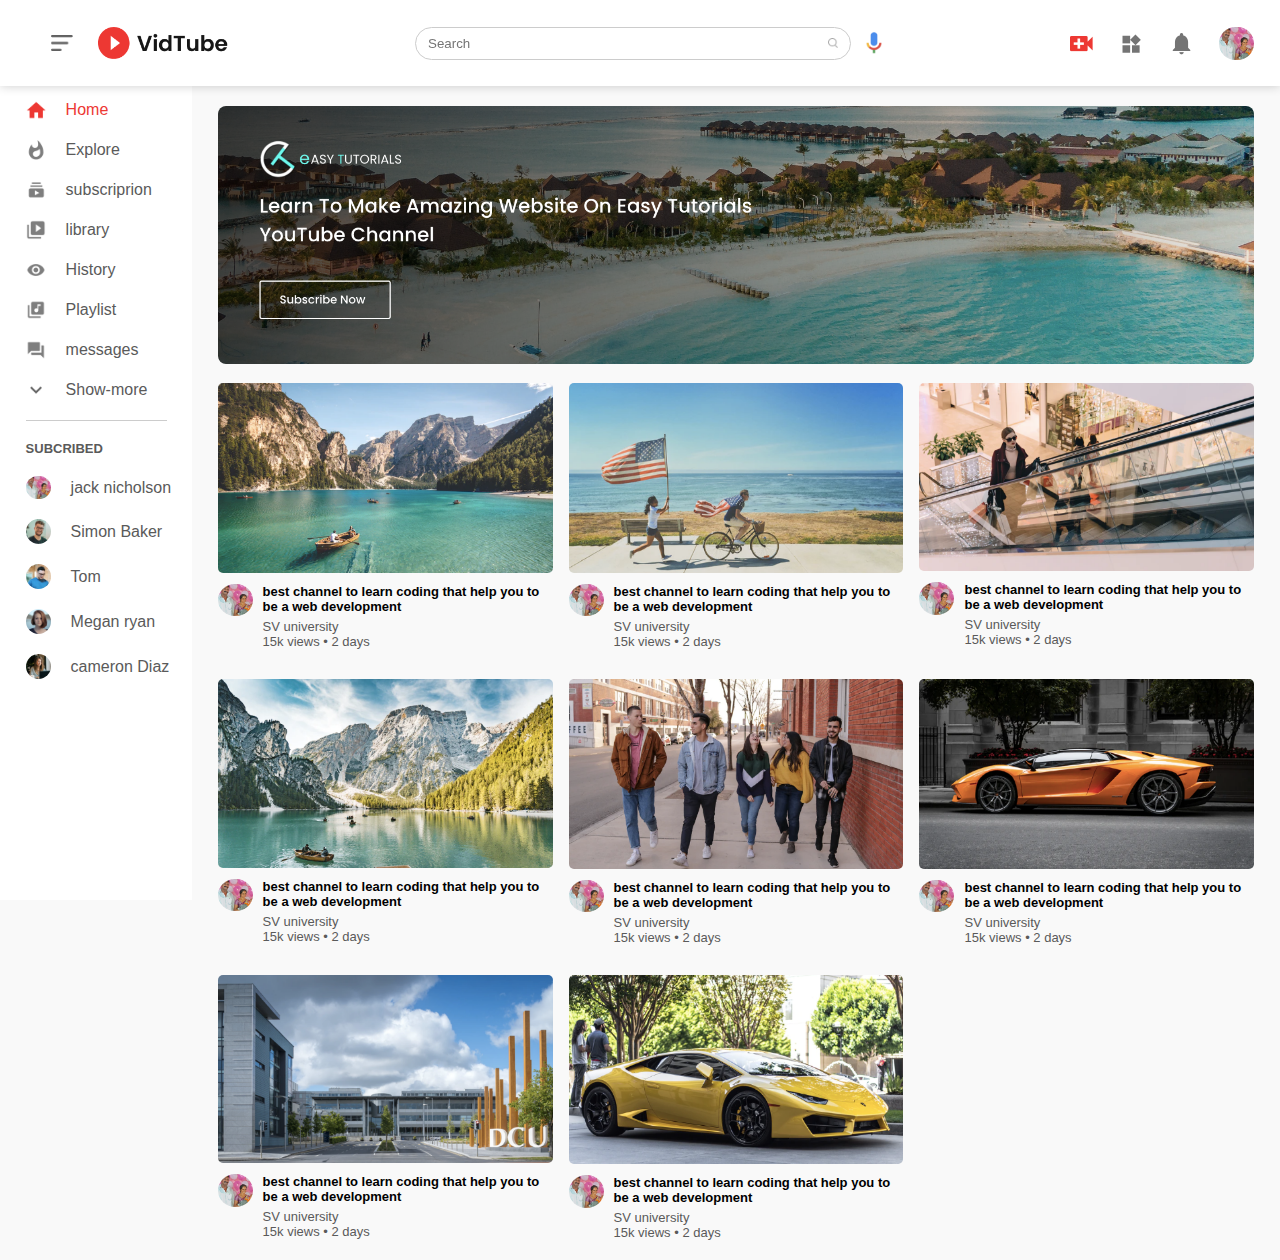
<file: index.html>
<!DOCTYPE html>
<html>
    <head>
            <meta charset="UTF-8">
            <meta http-equiv="X-UA-Compatible" content="IE=edge">
            <meta name="viewreport" content="width=device-width , initial-scale=1.0">
            <title>video sharing website</title>
            <link rel="stylesheet" href="style.css">
    </head>
    <body>
        <nav class="flex-div">
            <div class="nav-left flex-div">
                <img src="images/menu.png" class="menu-icon" >
                <img src="images/logo.png" class="logo">
            </div>
            <div class="nav-middle flex-div">
                <div class="search-box flex-div">
                    <input type="text" placeholder="Search"> 
                    <img src="images/search.png">

                </div>
                <img src="images/voice-search.png" class="mic-icon">

            </div>
            <div class="nav-right flex-div">
                <img src="images/upload.png" >
                <img src="images/more.png" >
                <img src="images/notification.png" >
                <img src="images/nanna.jpeg" class="user-icon">

            </div>
        </nav>
        <!-- ---------------------------------------------------------- -->
        <div class="sidebar">
            <div class="shortcut-links">
                <a href=""> <img src="images/home.png"> <p>Home</p></a>
                <a href=""> <img src="images/explore.png"> <p>Explore</p></a>
                <a href=""> <img src="images/subscriprion.png"> <p>subscriprion</p></a>
                <a href=""> <img src="images/library.png"> <p>library</p></a>
                <a href=""> <img src="images/history.png"> <p>History</p></a>
                <a href=""> <img src="images/playlist.png"> <p>Playlist</p></a>
                <a href=""> <img src="images/messages.png"> <p>messages</p></a>
                <a href=""> <img src="images/show-more.png"> <p>Show-more</p></a>
                <hr>
            </div>
            <div class="subscribed-list">
                <h3>SUBCRIBED</h3>
                <a href=""> <img src="images/nanna.jpeg"> <p>jack nicholson</p></a>
                <a href=""> <img src="images/simon.png"> <p>Simon Baker</p></a>
                <a href=""> <img src="images/tom.png"> <p>Tom</p></a>
                <a href=""> <img src="images/megan.png"> <p>Megan ryan</p></a>
                <a href=""> <img src="images/cameron.png"> <p>cameron Diaz</p></a>
            </div>
        </div>
        <!-- main -->
        <div class="container">
            <div class="banner">
                <img src="images/banner.png">
            </div>
            <div class="list-container">
                <div class="vid-list">
                    <a href="html.html"><img src="images/thumbnail1.png" class="thumbnail"></a>
                    <div class="flex-div">
                        <img src="images/nanna.jpeg">
                        <div class="vid-info">
                            <a href="html.html">best channel to learn coding that help you to be a web development</a>
                            <p>SV university</p>
                            <p>15k views &bull; 2 days</p>
                        </div>
                    </div>

                </div>
                <div class="vid-list">
                    <a href="html.html"><img src="images/thumbnail2.png" class="thumbnail"></a>
                    <div class="flex-div">
                        <img src="images/nanna.jpeg">
                        <div class="vid-info">
                            <a href="">best channel to learn coding that help you to be a web development</a>
                            <p>SV university</p>
                            <p>15k views &bull; 2 days</p>
                        </div>
                    </div>

                </div>
                <div class="vid-list">
                    <a href=""><img src="images/thumbnail3.png" class="thumbnail"></a>
                    <div class="flex-div">
                        <img src="images/nanna.jpeg">
                        <div class="vid-info">
                            <a href="">best channel to learn coding that help you to be a web development</a>
                            <p>SV university</p>
                            <p>15k views &bull; 2 days</p>
                        </div>
                    </div>

                </div>
                <div class="vid-list">
                    <a href=""><img src="images/thumbnail4.png" class="thumbnail"></a>
                    <div class="flex-div">
                        <img src="images/nanna.jpeg">
                        <div class="vid-info">
                            <a href="">best channel to learn coding that help you to be a web development</a>
                            <p>SV university</p>
                            <p>15k views &bull; 2 days</p>
                        </div>
                    </div>

                </div>
                <div class="vid-list">
                    <a href=""><img src="images/thumbnail5.png" class="thumbnail"></a>
                    <div class="flex-div">
                        <img src="images/nanna.jpeg">
                        <div class="vid-info">
                            <a href="">best channel to learn coding that help you to be a web development</a>
                            <p>SV university</p>
                            <p>15k views &bull; 2 days</p>
                        </div>
                    </div>

                </div>
                <div class="vid-list">
                    <a href=""><img src="images/thumbnail6.png" class="thumbnail"></a>
                    <div class="flex-div">
                        <img src="images/nanna.jpeg">
                        <div class="vid-info">
                            <a href="">best channel to learn coding that help you to be a web development</a>
                            <p>SV university</p>
                            <p>15k views &bull; 2 days</p>
                        </div>
                    </div>

                </div>
                <div class="vid-list">
                    <a href=""><img src="images/thumbnail7.png" class="thumbnail"></a>
                    <div class="flex-div">
                        <img src="images/nanna.jpeg">
                        <div class="vid-info">
                            <a href="">best channel to learn coding that help you to be a web development</a>
                            <p>SV university</p>
                            <p>15k views &bull; 2 days</p>
                        </div>
                    </div>

                </div>
                <div class="vid-list">
                    <a href=""><img src="images/thumbnail8.png" class="thumbnail"></a>
                    <div class="flex-div">
                        <img src="images/nanna.jpeg">
                        <div class="vid-info">
                            <a href="">best channel to learn coding that help you to be a web development</a>
                            <p>SV university</p>
                            <p>15k views &bull; 2 days</p>
                        </div>
                    </div>

                </div>
                

            </div>
        </div>
       <script src="script.js"></script>
    </body>
</html>
</file>
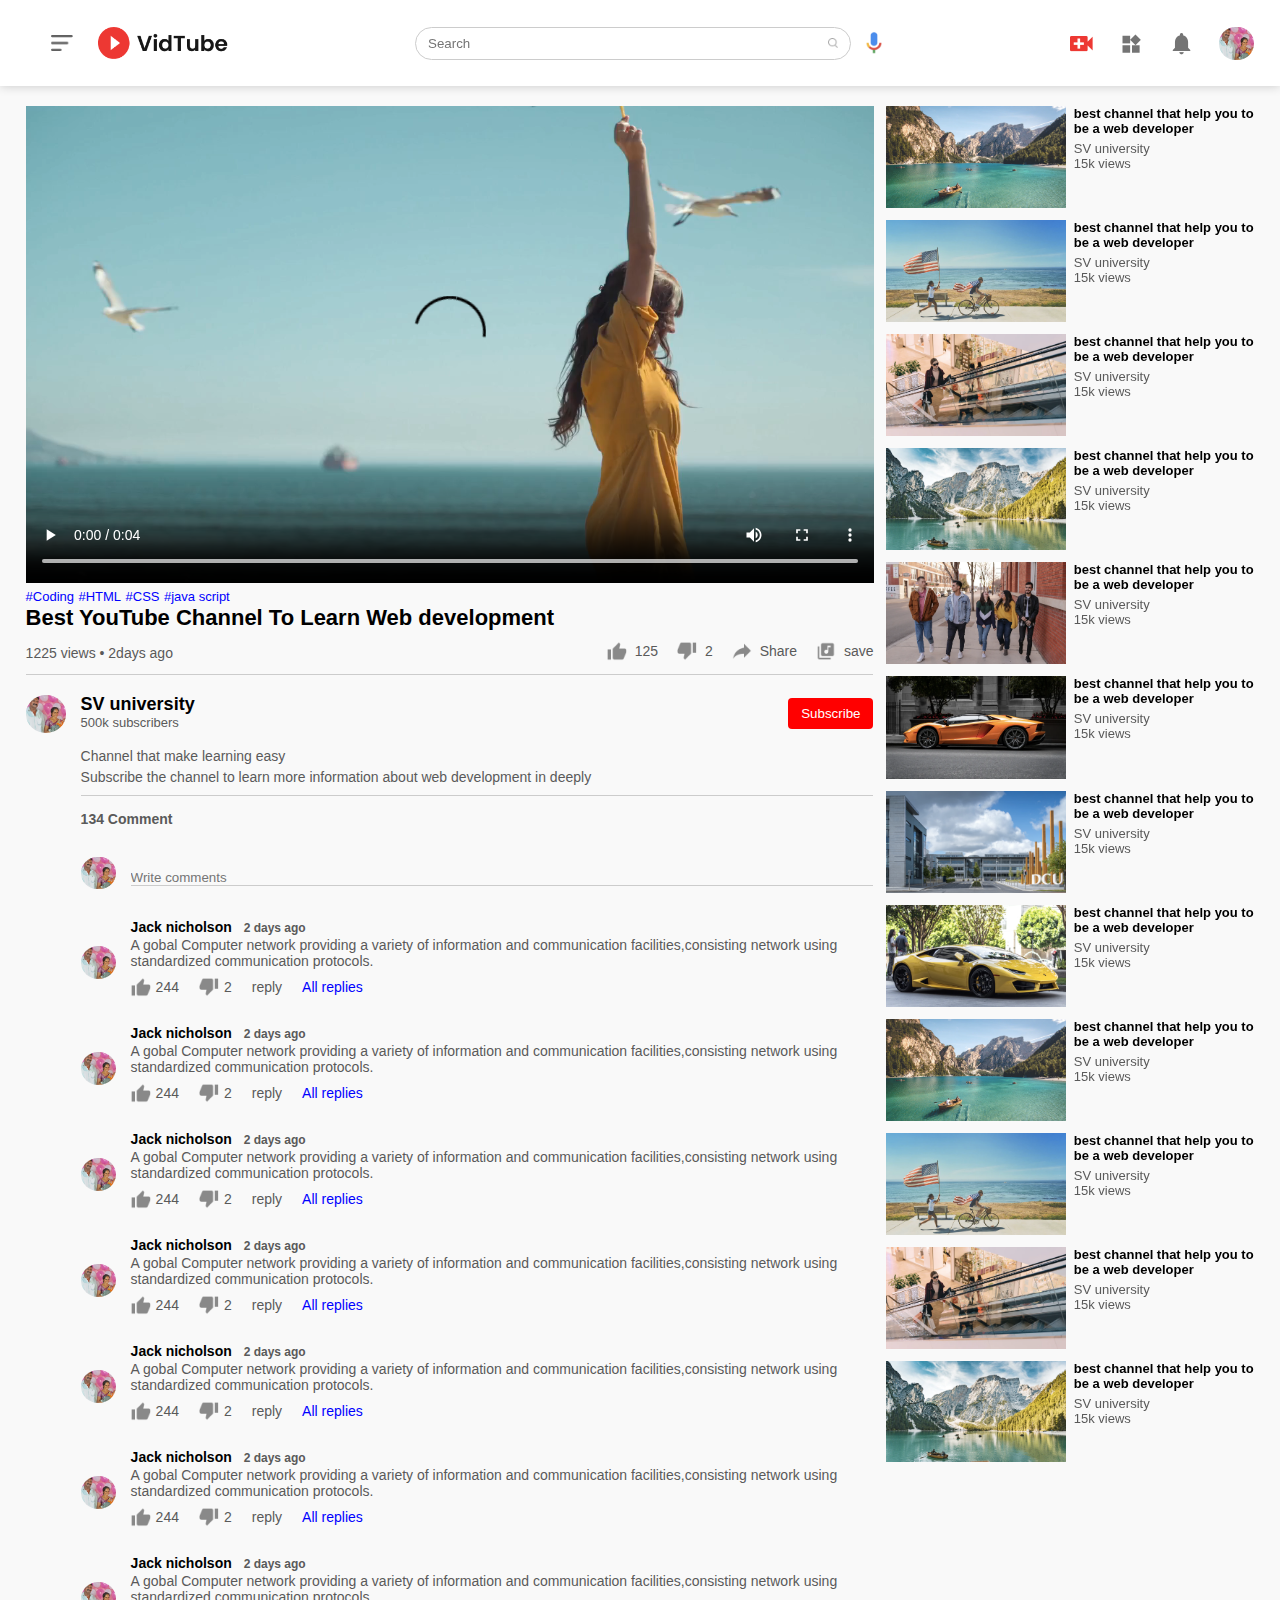
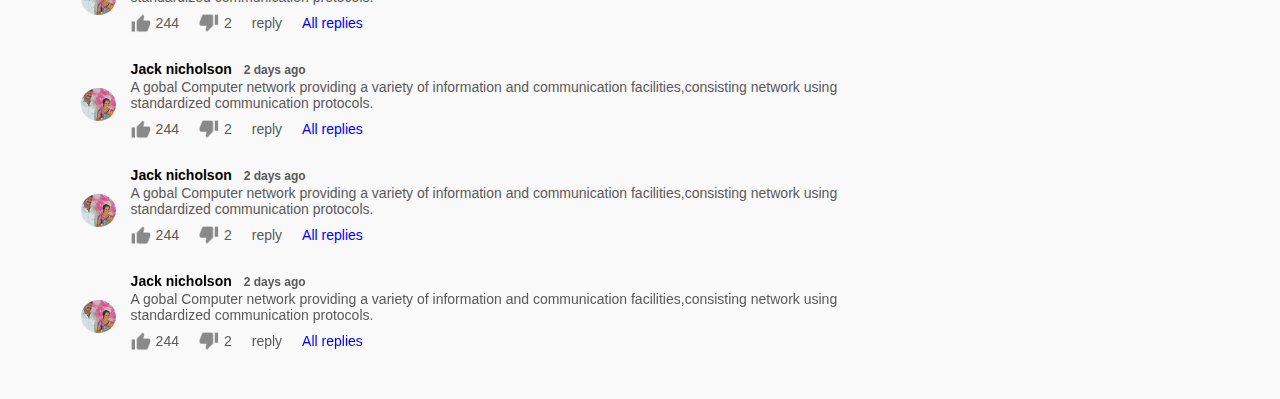
<file: html.html>
<!DOCTYPE html>
<html>
    <head>
            <meta charset="UTF-8">
            <meta http-equiv="X-UA-Compatible" content="IE=edge">
            <meta name="viewreport" content="width=device-width , initial-scale=1.0">
            <title>video comments</title>
            <link rel="stylesheet" href="style.css">
    </head>
    <body>
        <nav class="flex-div">
            <div class="nav-left flex-div">
                <img src="images/menu.png" class="menu-icon" >
                <img src="images/logo.png" class="logo">
            </div>
            <div class="nav-middle flex-div">
                <div class="search-box flex-div">
                    <input type="text" placeholder="Search"> 
                    <img src="images/search.png">

                </div>
                <img src="images/voice-search.png" class="mic-icon">

            </div>
            <div class="nav-right flex-div">
                <img src="images/upload.png" >
                <img src="images/more.png" >
                <img src="images/notification.png" >
                <img src="images/nanna.jpeg" class="user-icon">

            </div>
        </nav>
        <div class="container play-container">
            <div class="row">
                <div class="play-video">
                    <video controls autoplay>
                        <source src="images/video.mp4" type="video/mp4">
                    </video>
                    <div class="tags">
                        <a href="">#Coding</a>
                        <a href="">#HTML</a>
                        <a href="">#CSS</a>
                        <a href="">#java script</a>
                        
                    </div>
                    <h3>
                        Best YouTube Channel To Learn Web development
                    </h3>
                    <div class="paly-video-info">
                        <p>1225 views &bull; 2days ago</p>
                        <div>
                            <a href=""><img src="images/like.png" alt="">125</a>
                            <a href=""><img src="images/dislike.png" alt="">2</a>
                            <a href=""><img src="images/share.png" alt="">Share</a>
                            <a href=""><img src="images/save.png" alt="">save</a>
    
                        </div>
                    </div>
                    <hr>
                    <div class="plublisher">
                        <img src="images/nanna.jpeg" >
                        <div>
                            <p>SV university</p>
                            <span>500k subscribers</span>
                        </div>
                        <button type="button">Subscribe</button>
                    </div>
                    <div class="discription">
                        <p>Channel that make learning easy</p>
                        <p>Subscribe the channel to learn more information about web development in deeply</p>
                        <hr>
                        <h4>134 Comment</h4>
                        <div class="add-comment">
                            <img src="images/nanna.jpeg" >
                            <input type="text" placeholder="Write comments">
                        </div>
                        <div class="old-comment">
                            <img src="images/nanna.jpeg" >
                            <div>
                                <h3>Jack nicholson <span>2 days ago</span> </h3>
                                <p>A gobal Computer network providing a variety of information and communication facilities,consisting network using standardized communication protocols.</p>
                                <div class="acomment-action">
                                    <img src="images/like.png">
                                    <span>244</span>
                                    <img src="images/dislike.png">
                                    <span>2</span>
                                    <span>reply</span>
                                    <a href="">All replies</a>
                                </div>

                            </div>
                        </div>
                        <div class="old-comment">
                            <img src="images/nanna.jpeg" >
                            <div>
                                <h3>Jack nicholson <span>2 days ago</span> </h3>
                                <p>A gobal Computer network providing a variety of information and communication facilities,consisting network using standardized communication protocols.</p>
                                <div class="acomment-action">
                                    <img src="images/like.png">
                                    <span>244</span>
                                    <img src="images/dislike.png">
                                    <span>2</span>
                                    <span>reply</span>
                                    <a href="">All replies</a>
                                </div>

                            </div>
                        </div>
                        <div class="old-comment">
                            <img src="images/nanna.jpeg" >
                            <div>
                                <h3>Jack nicholson <span>2 days ago</span> </h3>
                                <p>A gobal Computer network providing a variety of information and communication facilities,consisting network using standardized communication protocols.</p>
                                <div class="acomment-action">
                                    <img src="images/like.png">
                                    <span>244</span>
                                    <img src="images/dislike.png">
                                    <span>2</span>
                                    <span>reply</span>
                                    <a href="">All replies</a>
                                </div>

                            </div>
                        </div>
                        <div class="old-comment">
                            <img src="images/nanna.jpeg" >
                            <div>
                                <h3>Jack nicholson <span>2 days ago</span> </h3>
                                <p>A gobal Computer network providing a variety of information and communication facilities,consisting network using standardized communication protocols.</p>
                                <div class="acomment-action">
                                    <img src="images/like.png">
                                    <span>244</span>
                                    <img src="images/dislike.png">
                                    <span>2</span>
                                    <span>reply</span>
                                    <a href="">All replies</a>
                                </div>

                            </div>
                        </div>
                        <div class="old-comment">
                            <img src="images/nanna.jpeg" >
                            <div>
                                <h3>Jack nicholson <span>2 days ago</span> </h3>
                                <p>A gobal Computer network providing a variety of information and communication facilities,consisting network using standardized communication protocols.</p>
                                <div class="acomment-action">
                                    <img src="images/like.png">
                                    <span>244</span>
                                    <img src="images/dislike.png">
                                    <span>2</span>
                                    <span>reply</span>
                                    <a href="">All replies</a>
                                </div>

                            </div>
                        </div>
                        <div class="old-comment">
                            <img src="images/nanna.jpeg" >
                            <div>
                                <h3>Jack nicholson <span>2 days ago</span> </h3>
                                <p>A gobal Computer network providing a variety of information and communication facilities,consisting network using standardized communication protocols.</p>
                                <div class="acomment-action">
                                    <img src="images/like.png">
                                    <span>244</span>
                                    <img src="images/dislike.png">
                                    <span>2</span>
                                    <span>reply</span>
                                    <a href="">All replies</a>
                                </div>

                            </div>
                        </div>
                        <div class="old-comment">
                            <img src="images/nanna.jpeg" >
                            <div>
                                <h3>Jack nicholson <span>2 days ago</span> </h3>
                                <p>A gobal Computer network providing a variety of information and communication facilities,consisting network using standardized communication protocols.</p>
                                <div class="acomment-action">
                                    <img src="images/like.png">
                                    <span>244</span>
                                    <img src="images/dislike.png">
                                    <span>2</span>
                                    <span>reply</span>
                                    <a href="">All replies</a>
                                </div>

                            </div>
                        </div>
                        <div class="old-comment">
                            <img src="images/nanna.jpeg" >
                            <div>
                                <h3>Jack nicholson <span>2 days ago</span> </h3>
                                <p>A gobal Computer network providing a variety of information and communication facilities,consisting network using standardized communication protocols.</p>
                                <div class="acomment-action">
                                    <img src="images/like.png">
                                    <span>244</span>
                                    <img src="images/dislike.png">
                                    <span>2</span>
                                    <span>reply</span>
                                    <a href="">All replies</a>
                                </div>

                            </div>
                        </div>
                        <div class="old-comment">
                            <img src="images/nanna.jpeg" >
                            <div>
                                <h3>Jack nicholson <span>2 days ago</span> </h3>
                                <p>A gobal Computer network providing a variety of information and communication facilities,consisting network using standardized communication protocols.</p>
                                <div class="acomment-action">
                                    <img src="images/like.png">
                                    <span>244</span>
                                    <img src="images/dislike.png">
                                    <span>2</span>
                                    <span>reply</span>
                                    <a href="">All replies</a>
                                </div>

                            </div>
                        </div>
                        <div class="old-comment">
                            <img src="images/nanna.jpeg" >
                            <div>
                                <h3>Jack nicholson <span>2 days ago</span> </h3>
                                <p>A gobal Computer network providing a variety of information and communication facilities,consisting network using standardized communication protocols.</p>
                                <div class="acomment-action">
                                    <img src="images/like.png">
                                    <span>244</span>
                                    <img src="images/dislike.png">
                                    <span>2</span>
                                    <span>reply</span>
                                    <a href="">All replies</a>
                                </div>

                            </div>
                        </div>

                    </div>
                    
                   




                </div>
                <div class="right-sidebar">
                    <div class="side-video-list">
                        <a href="" class="small-thumbnail">
                            <img src="images/thumbnail1.png">
                        </a>
                      
                        <div class="vid-info">
                            <a href="">best channel that help you to be a web developer</a>
                            <p>SV university</p>
                            <p> 15k views</p>
                        </div>
                    </div>
                    <div class="side-video-list">
                        <a href="" class="small-thumbnail">
                            <img src="images/thumbnail2.png">
                        </a>
                      
                        <div class="vid-info">
                            <a href="">best channel that help you to be a web developer</a>
                            <p>SV university</p>
                            <p> 15k views</p>
                        </div>
                    </div>

                    <div class="side-video-list">
                        <a href="" class="small-thumbnail">
                            <img src="images/thumbnail3.png">
                        </a>
                      
                        <div class="vid-info">
                            <a href="">best channel that help you to be a web developer</a>
                            <p>SV university</p>
                            <p> 15k views</p>
                        </div>
                    </div>
                    <div class="side-video-list">
                        <a href="" class="small-thumbnail">
                            <img src="images/thumbnail4.png">
                        </a>
                      
                        <div class="vid-info">
                            <a href="">best channel that help you to be a web developer</a>
                            <p>SV university</p>
                            <p> 15k views</p>
                        </div>
                    </div>

                    <div class="side-video-list">
                        <a href="" class="small-thumbnail">
                            <img src="images/thumbnail5.png">
                        </a>
                      
                        <div class="vid-info">
                            <a href="">best channel that help you to be a web developer</a>
                            <p>SV university</p>
                            <p> 15k views</p>
                        </div>
                    </div>
                    <div class="side-video-list">
                        <a href="" class="small-thumbnail">
                            <img src="images/thumbnail6.png">
                        </a>
                      
                        <div class="vid-info">
                            <a href="">best channel that help you to be a web developer</a>
                            <p>SV university</p>
                            <p> 15k views</p>
                        </div>
                    </div>
                    <div class="side-video-list">
                        <a href="" class="small-thumbnail">
                            <img src="images/thumbnail7.png">
                        </a>
                      
                        <div class="vid-info">
                            <a href="">best channel that help you to be a web developer</a>
                            <p>SV university</p>
                            <p> 15k views</p>
                        </div>
                    </div>
                    <div class="side-video-list">
                        <a href="" class="small-thumbnail">
                            <img src="images/thumbnail8.png">
                        </a>
                      
                        <div class="vid-info">
                            <a href="">best channel that help you to be a web developer</a>
                            <p>SV university</p>
                            <p> 15k views</p>
                        </div>
                    </div>
                    <div class="side-video-list">
                        <a href="" class="small-thumbnail">
                            <img src="images/thumbnail1.png">
                        </a>
                      
                        <div class="vid-info">
                            <a href="">best channel that help you to be a web developer</a>
                            <p>SV university</p>
                            <p> 15k views</p>
                        </div>
                    </div>
                    <div class="side-video-list">
                        <a href="" class="small-thumbnail">
                            <img src="images/thumbnail2.png">
                        </a>
                      
                        <div class="vid-info">
                            <a href="">best channel that help you to be a web developer</a>
                            <p>SV university</p>
                            <p> 15k views</p>
                        </div>
                    </div>

                    
                    <div class="side-video-list">
                        <a href="" class="small-thumbnail">
                            <img src="images/thumbnail3.png">
                        </a>
                      
                        <div class="vid-info">
                            <a href="">best channel that help you to be a web developer</a>
                            <p>SV university</p>
                            <p> 15k views</p>
                        </div>
                    </div>
                    <div class="side-video-list">
                        <a href="" class="small-thumbnail">
                            <img src="images/thumbnail4.png">
                        </a>
                      
                        <div class="vid-info">
                            <a href="">best channel that help you to be a web developer</a>
                            <p>SV university</p>
                            <p> 15k views</p>
                        </div>
                    </div>

                    


                </div>
            </div>

        </div>


    </body>
</html>
</file>
<file: style.css>
*
{
    margin: 0;
    padding:0;
    font-family:'Franklin Gothic Medium', 'Arial Narrow', Arial, sans-serif;
    box-sizing: border-box;
}
a{
    text-decoration: none;
    color: #5a5a5a;

}
img{
    cursor: pointer;
}
.flex-div
{
    display: flex;
    align-items: center;

}
nav{
    padding: 10px 2%;
    justify-content: space-between;
    box-shadow: 0 0 10px rgba(0, 0, 0, 0.2);
    background: white;
    position: sticky;
    top: 0;
    z-index: 10;
}
.nav-right img
{
    width: 25px;
    margin-right: 25px;

}
.nav-right .user-icon
{  
     width:35px;
    border-radius: 50px;
    margin-right: 0;

   
    

}
.nav-left .menu-icon
{
    width: 22px;
    margin: 25px;

}
.nav-left .logo
{
    width: 130px;

}
.nav-middle .mic-icon
{
    width: 16px;

}
.nav-middle .search-box
{
    border: 1px solid #ccc;
    margin-right: 15px;
    padding: 8px 12px;
    border-radius: 25px;

}
.nav-middle .search-box input
{
    border: 0;
    width: 400px;
    outline: 0;
    background: transparent;
}
.nav-middle .search-box img
{
    width: 10px;
}
/* ----sidebar */
.sidebar
{
    background: #ffff;
    width:15%;
    height: 100vh;
    position: fixed;
    top: 0;
    padding-left: 2%;
    padding-top: 100px;
}
.shortcut-links a img
{
    width: 20px;
    margin-right: 20px;


}
.shortcut-links a{
    display: flex;
    align-items: center;
    margin-bottom: 20px;
    width: fit-content;
    flex-wrap: wrap;
}
.shortcut-links a:first-child
{
    color: #ed3833;
}
.sidebar hr
{
    border: 0;
    height: 1px;
    background: #ccc;
    width: 85%;
}
.subscribed-list h3
{
    font-size: 13px;
    margin: 20px 0;
    color: #5a5a5a;

}
.subscribed-list a
{
    display: flex;
    align-items: center;
    margin-bottom: 20px;
    width: fit-content;
    flex-wrap: wrap;
}
.subscribed-list a img
{
    width: 25px;
    border-radius: 50%;
    margin-right: 20px;
}
.small-sidebar
{
    width: 5%;


}
.small-sidebar a p
{
    display: none;

}
.small-sidebar h3
{
    display: none;
}
.small-sidebar hr
{
    width:15px;
    margin-bottom: 20px;
}
/* -----main------ */
.container
{
    background: #f9f9f9;
    padding-left: 17%;
    padding-right: 2%;
    padding-top: 20px;
    padding-bottom: 20px;
}
.large-container
{
    padding-left: 7%;
}
.banner
{
    width:100%;
    
}
.banner img{
    width:100%;
    border-radius: 8px;
}
.list-container
{
    display: grid;
    grid-template-columns: repeat(auto-fit,minmax(250px,1fr));
    grid-column-gap: 16px;
    grid-row-gap: 30px;
    margin-top: 15px;

}
.vid-list .thumbnail
{
    width:100%;
    border-radius: 5px;

}
.vid-list .flex-div
{
    align-items: flex-start;
    margin-top: 7px;
}
.vid-list .flex-div img{
    width:35px;
    margin-right: 10px;
    border-radius: 50%;
}
.vid-info
{
    color:#5a5a5a;
    font-size: 13px;

}
.vid-info a
{
    color: #000;
    font-weight: 600;
    display: block;
    margin-bottom: 5px
}


@media (max-width: 900px) 
{
    .menu-icon
    {
        display: none;
    }
    .sidebar
    {
        display: none;
    }
    .container, .large-container
    {
        padding-left: 5%;
        padding-right: 5%;
    }
    .nav-right img
    {
        display: none;
    }
    .nav-right .user-icon
    {
        display: block;
        width: 30px;
    }
    .nav-middle .search-box input
    {
        width: 100px;
    }
    .nav-middle .mic-icon
    {
        display: none;
    }
    .logo
    {
        width: 90px;
    }
  
  }
  /* --------paly-video------ */

.play-container
{
    padding-left: 2%;
   
}
.row
{
    display: flex;
    justify-content: space-between;
    flex-wrap: wrap;

}
.play-video
{
    flex-basis: 69%;

}
.right-sidebar
{
    flex-basis: 30%;
}
.play-video video{
    width: 100%;
}
.side-video-list
{
    display: flex;
    justify-content: space-between;
    margin-bottom: 8px;
}
.side-video-list img
{
    width: 100%;
}
.side-video-list .small-thumbnail
{
    flex-basis: 49%;
}
.side-video-list  .vid-info
{
    flex-basis: 49%;
}
.play-video .tags a
{

    color: #0000ff;
    font-size: 13px;

}
.play-video  h3{
    font-weight: 600;
    font-size: 22px;
}
.play-video .paly-video-info
{
    display: flex;
    align-items: center;
    justify-content: space-between;
    flex-wrap: wrap;
    margin-top: 10px;
    font-size: 14px;
    color: #5a5a5a;
}
.play-video .paly-video-info a img
{
    width: 20px;
    margin-right: 8px;
    
}
.play-video .paly-video-info a
{
    display:inline-flex;
    align-items: center;
    margin-left: 15px;
    
}
.play-video hr{
    border:0;
    height: 1px;
    background: #ccc;
    margin: 10px 0;
}
.plublisher
{
    display: flex;
    align-items: center;
    margin-top: 20px;
    ;
    

}
.plublisher div
{
   flex: 1;
   line-height: 18px;
   
}
.plublisher img 
{
    width: 40px;
    border-radius: 50%;
    margin-right: 15px;
}
.plublisher div p{
    color: #000;
    font-weight: 600;
    font-size: 18px;
}
.plublisher div span
{
    font-size: 13px;
    color: #5a5a5a;

}
.plublisher button
{
    background:red;
    color: #fff;
    padding: 8px 13px;
    border: 0;
    outline: 0;
    border-radius: 4px;
    cursor: pointer;
}
.discription
{
    padding-left: 55px;
    margin: 15px 0;

}
.discription p{
    font-size: 14px;
    margin-bottom: 5px;
    color: #5a5a5a;
}
.discription h4{
    font-size: 14px;
    color: #5a5a5a;
    margin-top: 15px;
}
.add-comment
{
    display: flex;
    align-items: center;
    margin: 30px 0;

}
.add-comment img
{
    width: 35px;
    border-radius: 50px;
    margin-right: 15px;
}
.add-comment input
{
    border: 0;
    outline: 0;
    border-bottom: 1px solid #ccc;
    width: 100%;
    padding-top: 10px;
    background: transparent;
}
.old-comment
{
display: flex;
align-items: center;
margin: 20px 0;

}
.old-comment img
{
    width: 35px;
    border-radius: 50%;
    margin-right: 15px;
}
.old-comment h3
{
    font-size: 14px;
    margin-bottom: 2px;
}
.old-comment h3 span
{
    font-size: 12px;
    color: #5a5a5a;
    font-weight: 500px;
    margin-left: 8px;
}
.old-comment .acomment-action
{
    display: flex;
    align-items: center;
    font-size: 14px;
    margin: 8px 0;

}
.old-comment .acomment-action img
{
    border-radius: 0;
    width: 20px;
    margin-right: 5px;
}
.old-comment .acomment-action span
{
    margin-right: 20px;
    color: #5a5a5a;
}
.old-comment .acomment-action a
{
    color: #0000ff;
}
@media(max-width:900px) {
    .play-video
    {
        flex-basis: 100%;
    }
    .right-sidebar
    {
        flex-basis: 100%;
    }
    .play-container
    {
        padding-left: 5%;
    }
    .discription
    {
        padding-left: 0;
    }
    .play-video .paly-video-info a
    {
        margin-left: 0;
        margin-right: 15px;
        margin-top: 15px;


    }
}
</file>
